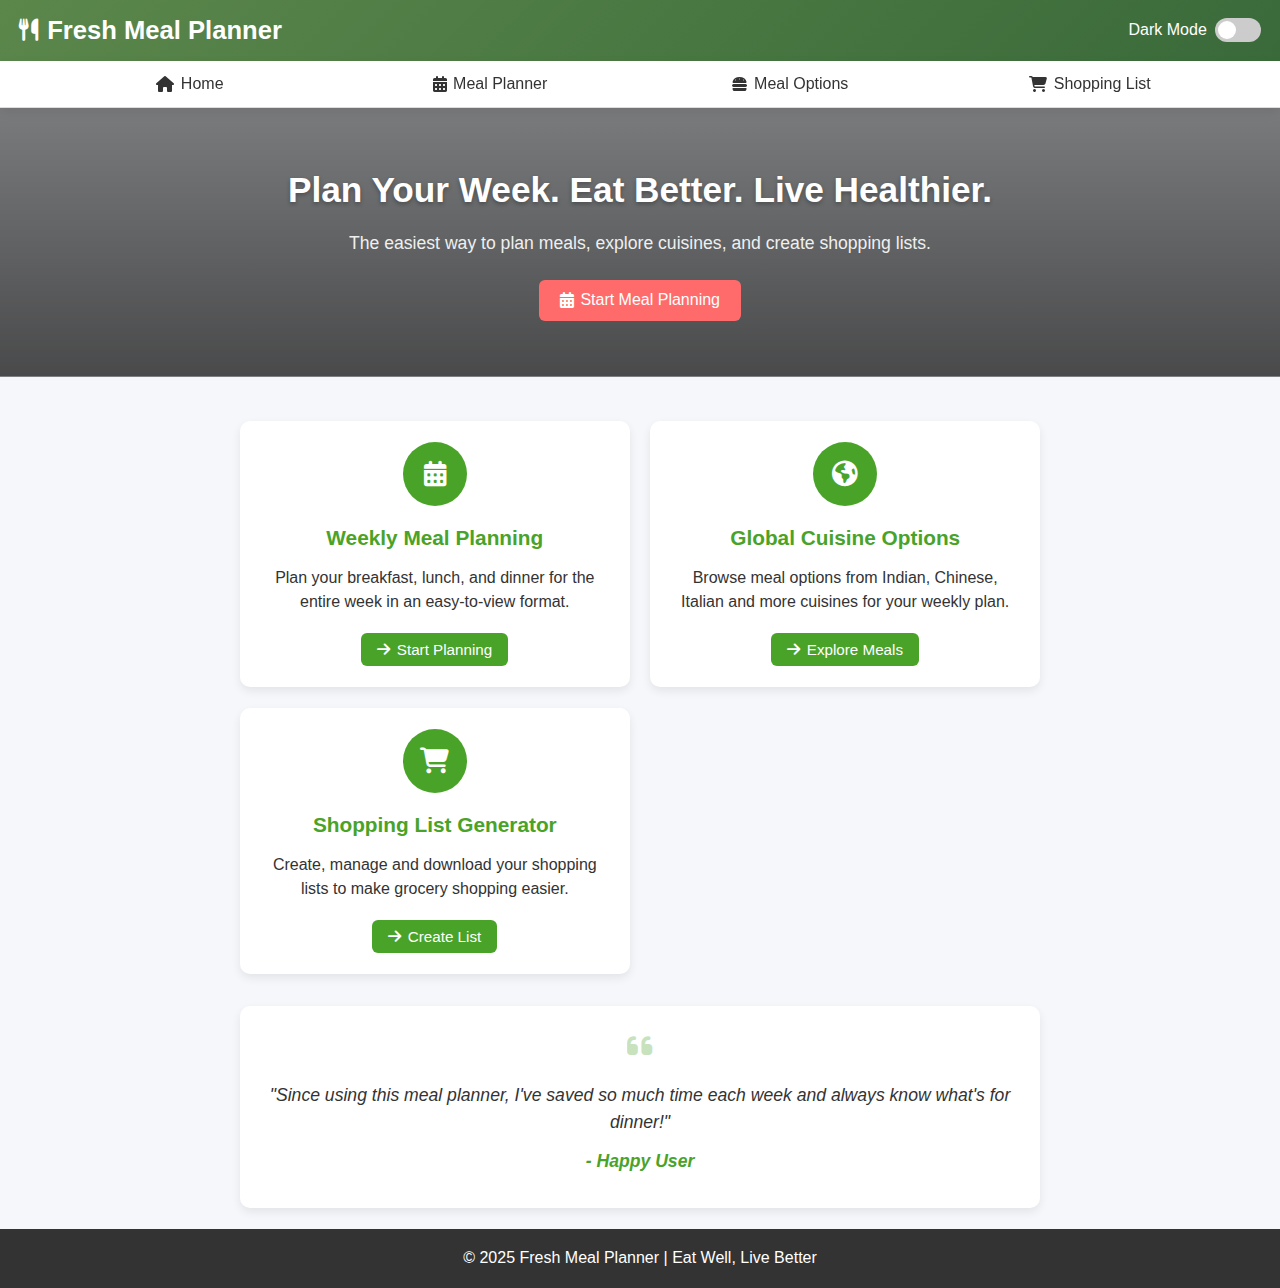
<file: index.html>
<!DOCTYPE html>
<html lang="en">
<head>
    <meta charset="UTF-8">
    <meta name="viewport" content="width=device-width, initial-scale=1.0">
    <title>Fresh Meal Planner - Home</title>
    <link rel="stylesheet" href="style.css">
    <link rel="stylesheet" href="https://cdnjs.cloudflare.com/ajax/libs/font-awesome/6.4.0/css/all.min.css">
</head>
<body>
    <header>
        <div class="logo">
            <i class="fas fa-utensils"></i>
            <h1>Fresh Meal Planner</h1>
        </div>
        <div class="dark-mode-toggle">
            <span>Dark Mode</span>
            <label class="switch">
                <input type="checkbox" id="dark-mode-toggle">
                <span class="slider"></span>
            </label>
        </div>
    </header>
    
    <nav>
        <ul>
            <li><a href="index.html"><i class="fas fa-home"></i> Home</a></li>
            <li><a href="planner.html"><i class="fas fa-calendar-alt"></i> Meal Planner</a></li>
            <li><a href="meals.html"><i class="fas fa-hamburger"></i> Meal Options</a></li>
            <li><a href="shopping.html"><i class="fas fa-shopping-cart"></i> Shopping List</a></li>
        </ul>
    </nav>
    
    <div class="hero-section">
        <h2>Plan Your Week. Eat Better. Live Healthier.</h2>
        <p>The easiest way to plan meals, explore cuisines, and create shopping lists.</p>
        <a href="planner.html"><button class="cta-button"><i class="fas fa-calendar-alt"></i> Start Meal Planning</button></a>
    </div>
    
    <div class="container">
        <div class="features">
            <div class="feature-card">
                <div class="feature-icon"><i class="fas fa-calendar-alt"></i></div>
                <h3>Weekly Meal Planning</h3>
                <p>Plan your breakfast, lunch, and dinner for the entire week in an easy-to-view format.</p>
                <a href="planner.html"><button><i class="fas fa-arrow-right"></i> Start Planning</button></a>
            </div>
            
            <div class="feature-card">
                <div class="feature-icon"><i class="fas fa-globe-americas"></i></div>
                <h3>Global Cuisine Options</h3>
                <p>Browse meal options from Indian, Chinese, Italian and more cuisines for your weekly plan.</p>
                <a href="meals.html"><button><i class="fas fa-arrow-right"></i> Explore Meals</button></a>
            </div>
            
            <div class="feature-card">
                <div class="feature-icon"><i class="fas fa-shopping-cart"></i></div>
                <h3>Shopping List Generator</h3>
                <p>Create, manage and download your shopping lists to make grocery shopping easier.</p>
                <a href="shopping.html"><button><i class="fas fa-arrow-right"></i> Create List</button></a>
            </div>
        </div>
        
        <div class="testimonial">
            <div class="quote"><i class="fas fa-quote-left"></i></div>
            <p>"Since using this meal planner, I've saved so much time each week and always know what's for dinner!"</p>
            <p class="user">- Happy User</p>
        </div>
    </div>
    
    <footer>
        <p>&copy; 2025 Fresh Meal Planner | Eat Well, Live Better</p>
    </footer>
    
    <script src="script.js"></script>
</body>
</html>
</file>
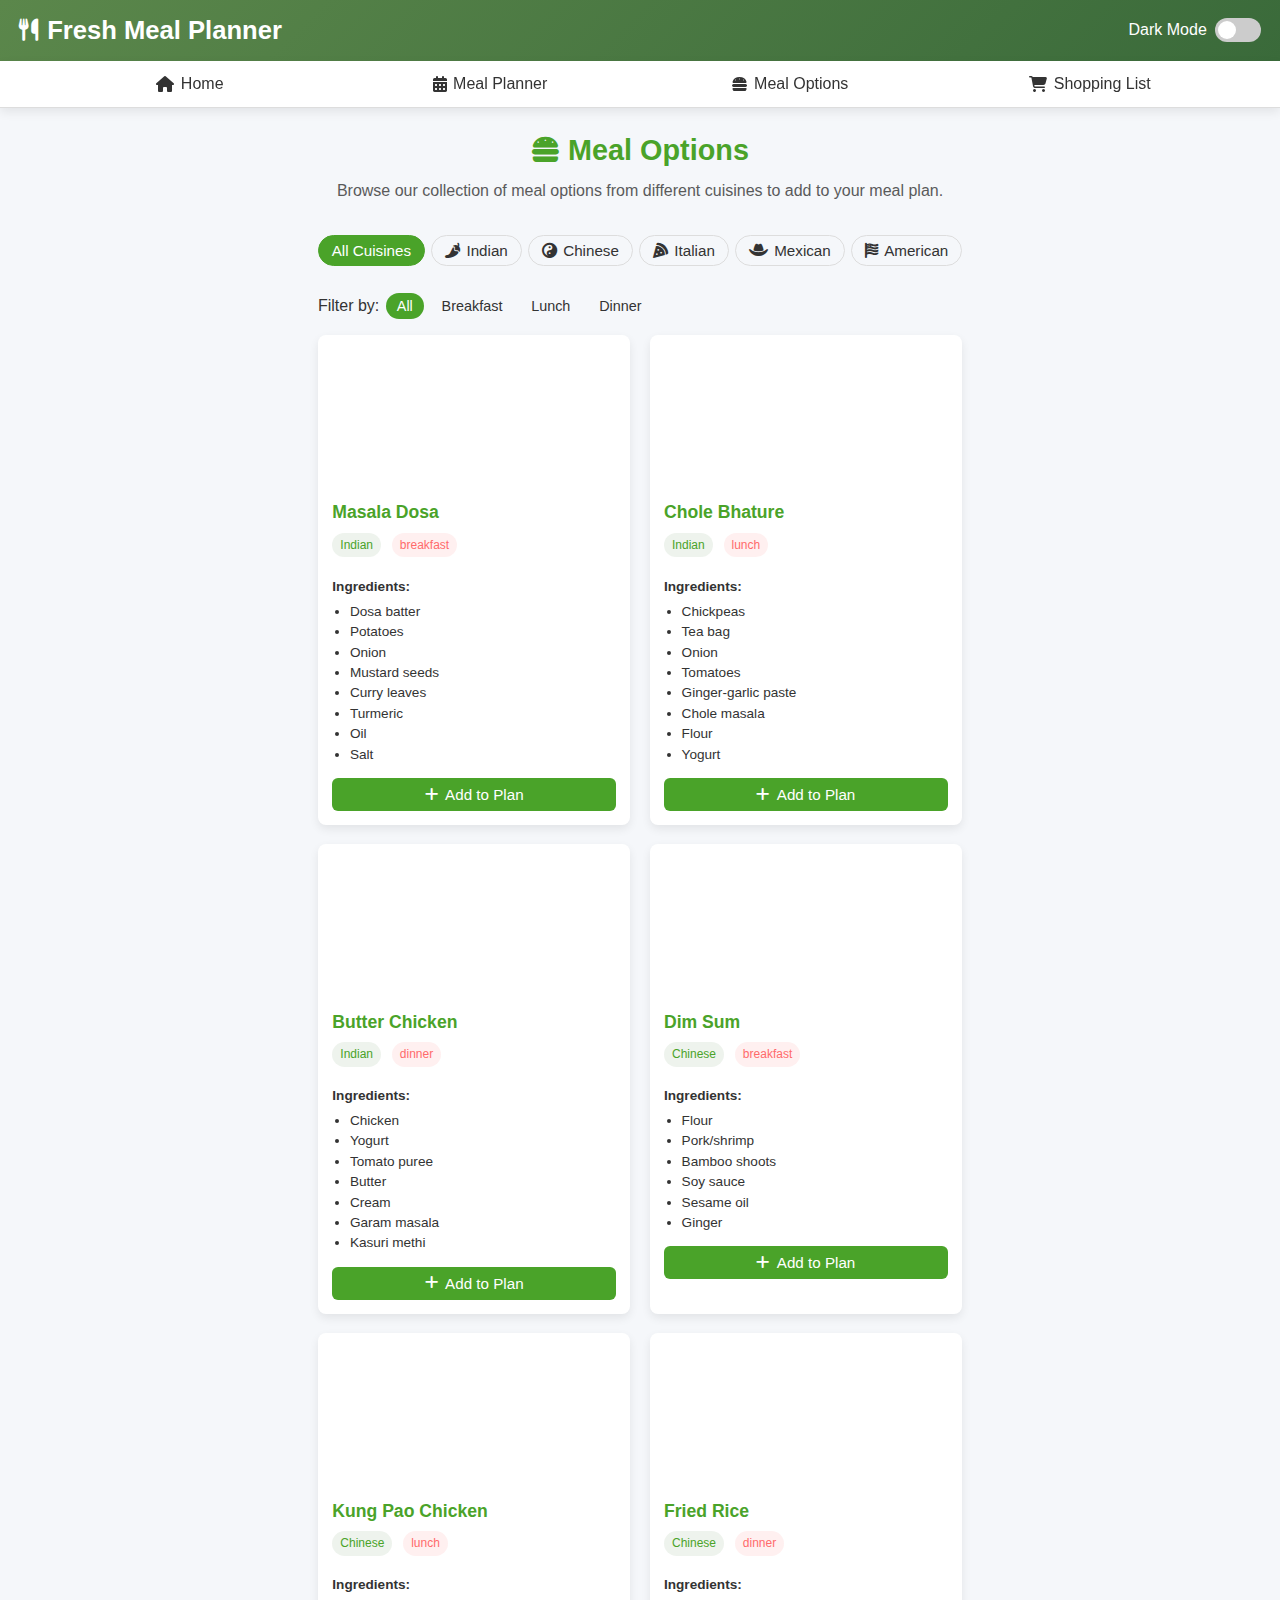
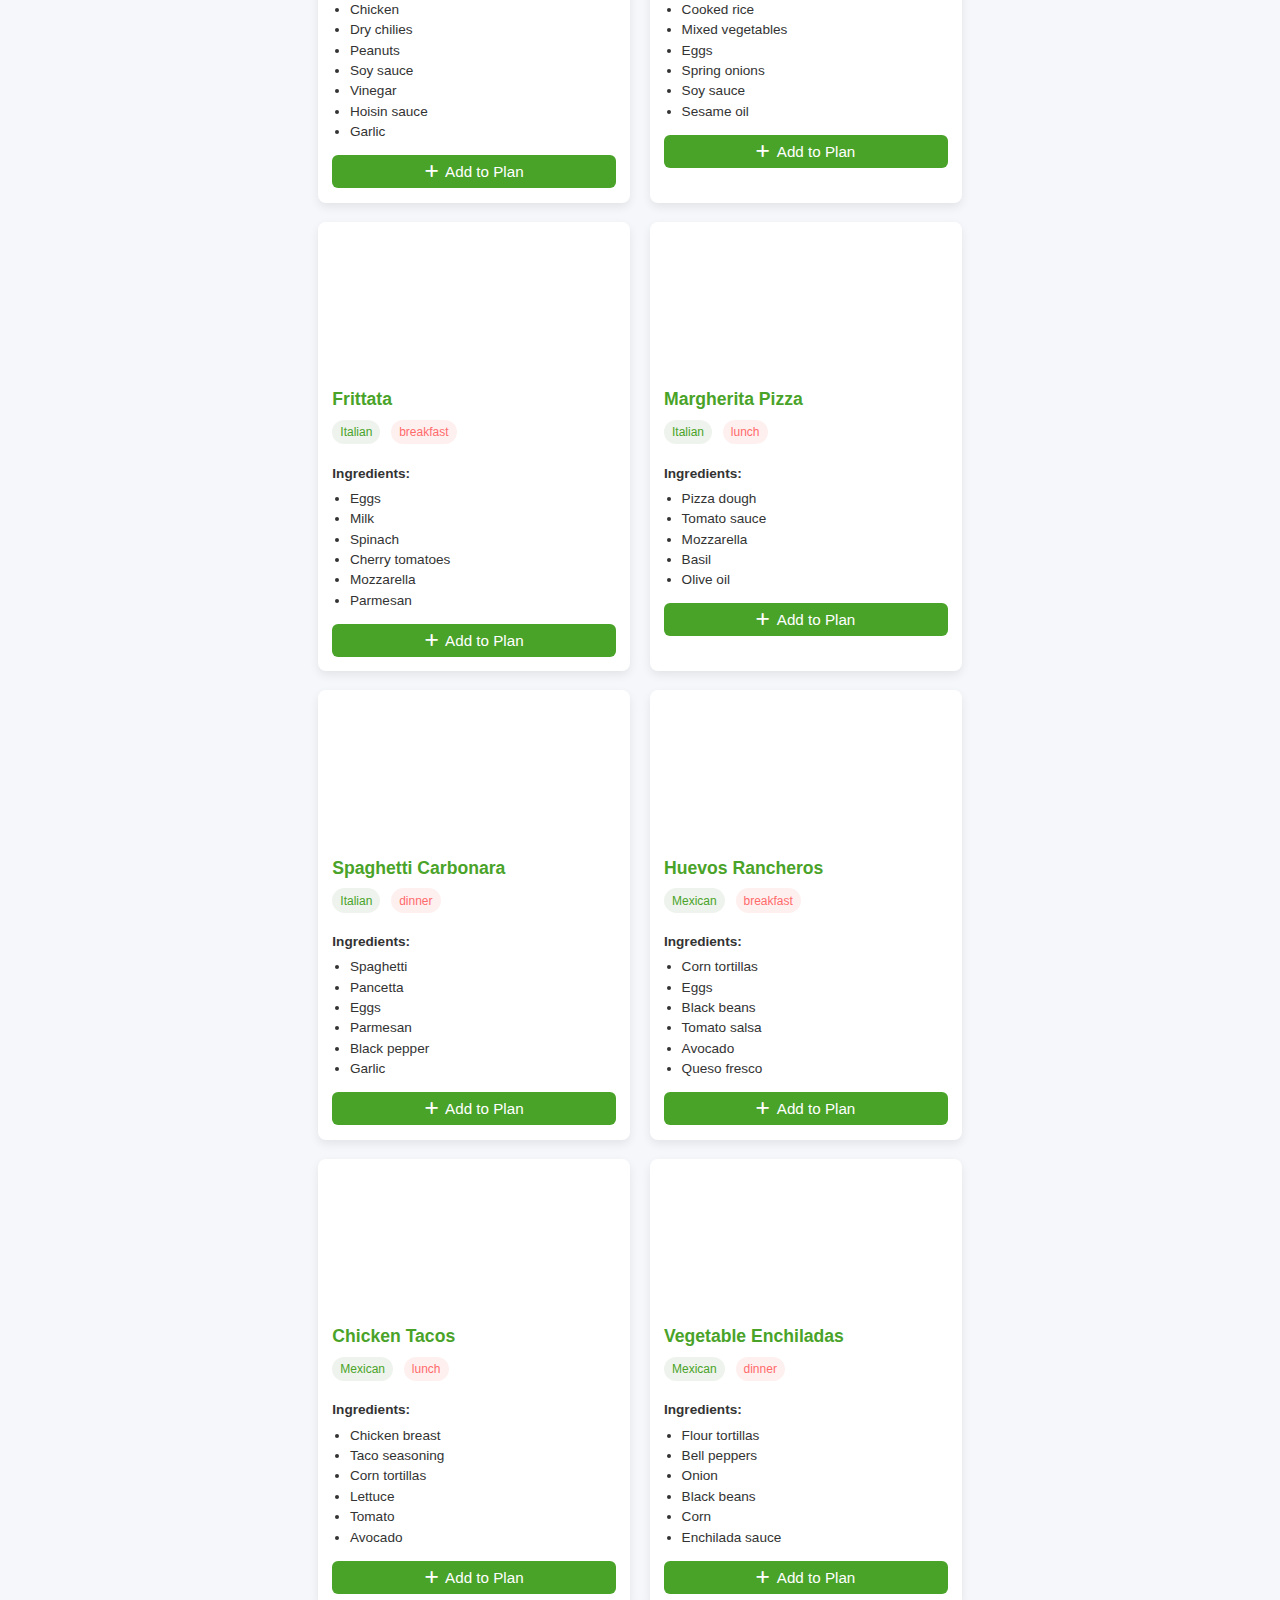
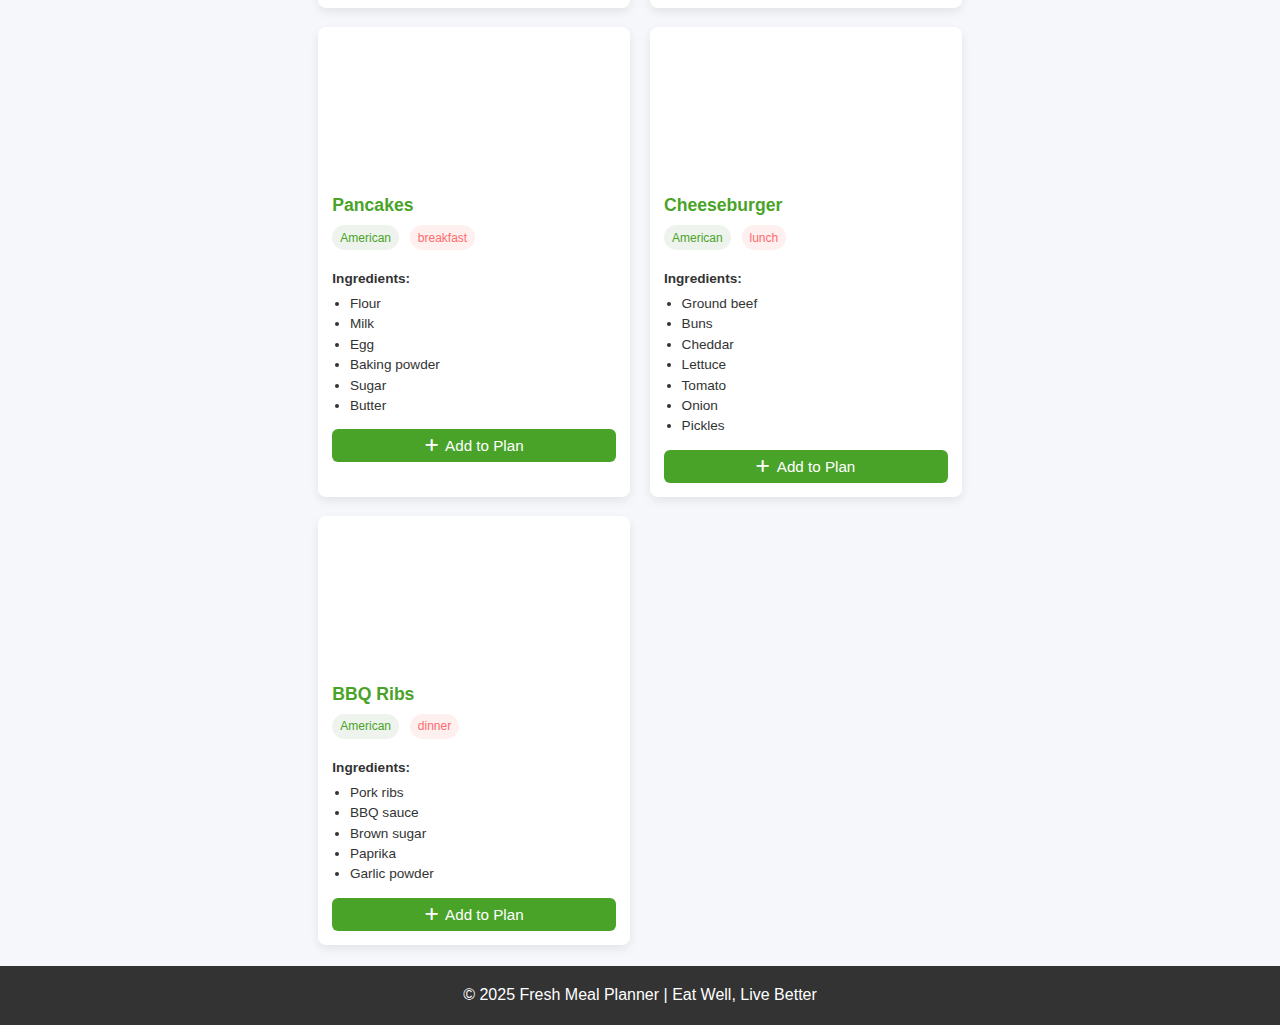
<file: meals.html>
<!DOCTYPE html>
<html lang="en">
<head>
    <meta charset="UTF-8">
    <meta name="viewport" content="width=device-width, initial-scale=1.0">
    <title>Fresh Meal Planner - Meal Options</title>
    <link rel="stylesheet" href="style.css">
    <link rel="stylesheet" href="https://cdnjs.cloudflare.com/ajax/libs/font-awesome/6.4.0/css/all.min.css">
</head>
<body>
    <header>
        <div class="logo">
            <i class="fas fa-utensils"></i>
            <h1>Fresh Meal Planner</h1>
        </div>
        <div class="dark-mode-toggle">
            <span>Dark Mode</span>
            <label class="switch">
                <input type="checkbox" id="dark-mode-toggle">
                <span class="slider"></span>
            </label>
        </div>
    </header>
    
    <nav>
        <ul>
            <li><a href="index.html"><i class="fas fa-home"></i> Home</a></li>
            <li><a href="planner.html"><i class="fas fa-calendar-alt"></i> Meal Planner</a></li>
            <li><a href="meals.html"><i class="fas fa-hamburger"></i> Meal Options</a></li>
            <li><a href="shopping.html"><i class="fas fa-shopping-cart"></i> Shopping List</a></li>
        </ul>
    </nav>
    
    <div class="container">
        <div class="page-header">
            <h2><i class="fas fa-hamburger"></i> Meal Options</h2>
            <p>Browse our collection of meal options from different cuisines to add to your meal plan.</p>
        </div>
        
        <div class="cuisine-tabs">
            <button class="cuisine-tab active" data-cuisine="all">All Cuisines</button>
            <button class="cuisine-tab" data-cuisine="indian"><i class="fas fa-pepper-hot"></i> Indian</button>
            <button class="cuisine-tab" data-cuisine="chinese"><i class="fas fa-yin-yang"></i> Chinese</button>
            <button class="cuisine-tab" data-cuisine="italian"><i class="fas fa-pizza-slice"></i> Italian</button>
            <button class="cuisine-tab" data-cuisine="mexican"><i class="fas fa-hat-cowboy"></i> Mexican</button>
            <button class="cuisine-tab" data-cuisine="american"><i class="fas fa-flag-usa"></i> American</button>
        </div>
        
        <div class="meal-type-filter">
            <label>Filter by:</label>
            <button class="meal-type-btn active" data-type="all">All</button>
            <button class="meal-type-btn" data-type="breakfast">Breakfast</button>
            <button class="meal-type-btn" data-type="lunch">Lunch</button>
            <button class="meal-type-btn" data-type="dinner">Dinner</button>
        </div>
        
        <div class="meals-container" id="meal-options">
            <!-- Meal options will be populated here by JavaScript -->
        </div>
    </div>
    
    <footer>
        <p>&copy; 2025 Fresh Meal Planner | Eat Well, Live Better</p>
    </footer>
    
    <script src="script.js"></script>
</body>
</html>
</file>
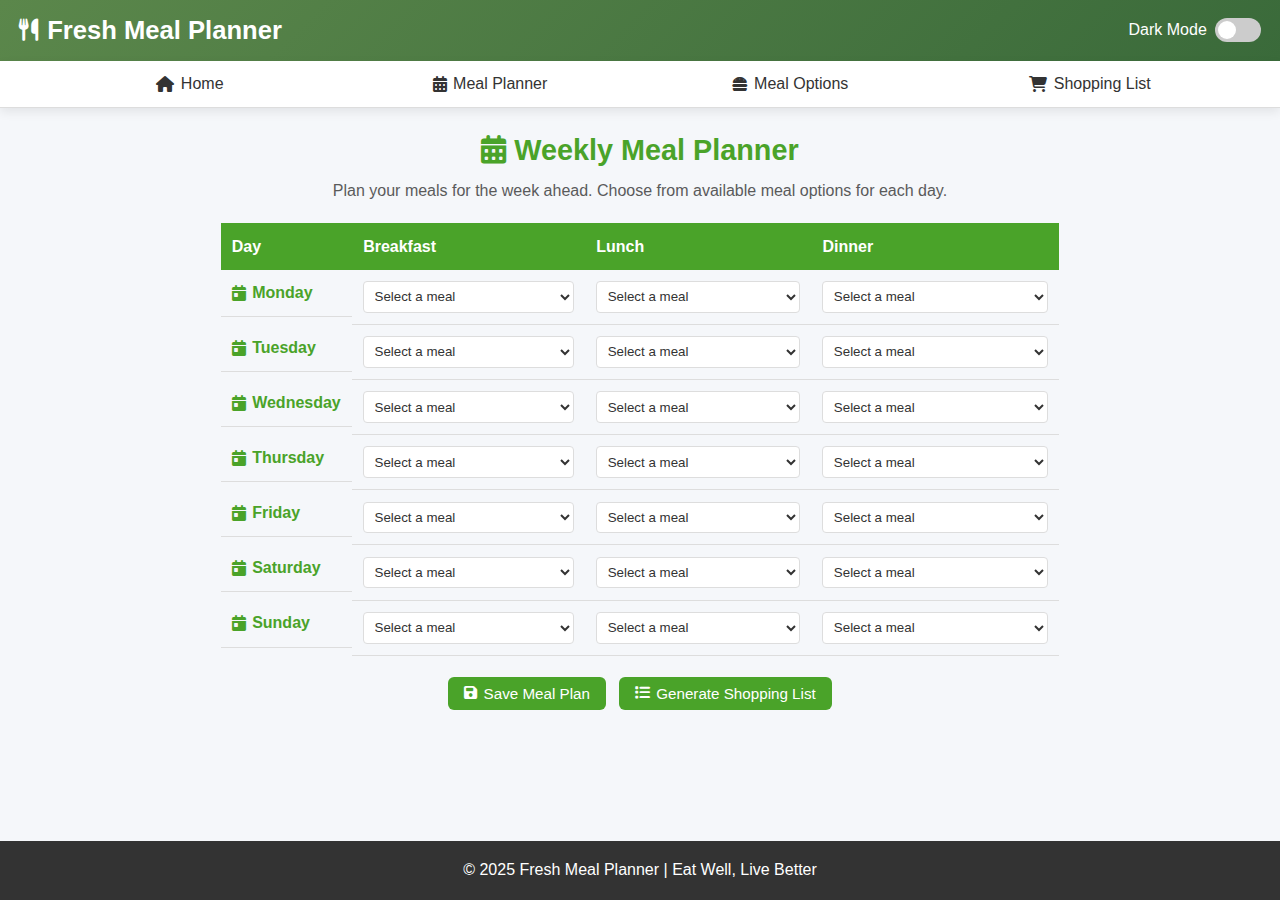
<file: planner.html>
<!DOCTYPE html>
<html lang="en">
<head>
    <meta charset="UTF-8">
    <meta name="viewport" content="width=device-width, initial-scale=1.0">
    <title>Fresh Meal Planner - Weekly Plan</title>
    <link rel="stylesheet" href="style.css">
    <link rel="stylesheet" href="https://cdnjs.cloudflare.com/ajax/libs/font-awesome/6.4.0/css/all.min.css">
</head>
<body>
    <header>
        <div class="logo">
            <i class="fas fa-utensils"></i>
            <h1>Fresh Meal Planner</h1>
        </div>
        <div class="dark-mode-toggle">
            <span>Dark Mode</span>
            <label class="switch">
                <input type="checkbox" id="dark-mode-toggle">
                <span class="slider"></span>
            </label>
        </div>
    </header>
    
    <nav>
        <ul>
            <li><a href="index.html"><i class="fas fa-home"></i> Home</a></li>
            <li><a href="planner.html"><i class="fas fa-calendar-alt"></i> Meal Planner</a></li>
            <li><a href="meals.html"><i class="fas fa-hamburger"></i> Meal Options</a></li>
            <li><a href="shopping.html"><i class="fas fa-shopping-cart"></i> Shopping List</a></li>
        </ul>
    </nav>
    
    <div class="container">
        <div class="page-header">
            <h2><i class="fas fa-calendar-alt"></i> Weekly Meal Planner</h2>
            <p>Plan your meals for the week ahead. Choose from available meal options for each day.</p>
        </div>
        
        <div class="card">
            <form id="meal-planner-form">
                <table class="meal-planner-table">
                    <thead>
                        <tr>
                            <th>Day</th>
                            <th>Breakfast</th>
                            <th>Lunch</th>
                            <th>Dinner</th>
                        </tr>
                    </thead>
                    <tbody>
                        <tr>
                            <td class="day-cell">
                                <i class="fas fa-calendar-day"></i> Monday
                            </td>
                            <td>
                                <select class="meal-select" data-day="monday" data-meal="breakfast">
                                    <option value="">Select a meal</option>
                                </select>
                            </td>
                            <td>
                                <select class="meal-select" data-day="monday" data-meal="lunch">
                                    <option value="">Select a meal</option>
                                </select>
                            </td>
                            <td>
                                <select class="meal-select" data-day="monday" data-meal="dinner">
                                    <option value="">Select a meal</option>
                                </select>
                            </td>
                        </tr>
                        <tr>
                            <td class="day-cell">
                                <i class="fas fa-calendar-day"></i> Tuesday
                            </td>
                            <td>
                                <select class="meal-select" data-day="tuesday" data-meal="breakfast">
                                    <option value="">Select a meal</option>
                                </select>
                            </td>
                            <td>
                                <select class="meal-select" data-day="tuesday" data-meal="lunch">
                                    <option value="">Select a meal</option>
                                </select>
                            </td>
                            <td>
                                <select class="meal-select" data-day="tuesday" data-meal="dinner">
                                    <option value="">Select a meal</option>
                                </select>
                            </td>
                        </tr>
                        <tr>
                            <td class="day-cell">
                                <i class="fas fa-calendar-day"></i> Wednesday
                            </td>
                            <td>
                                <select class="meal-select" data-day="wednesday" data-meal="breakfast">
                                    <option value="">Select a meal</option>
                                </select>
                            </td>
                            <td>
                                <select class="meal-select" data-day="wednesday" data-meal="lunch">
                                    <option value="">Select a meal</option>
                                </select>
                            </td>
                            <td>
                                <select class="meal-select" data-day="wednesday" data-meal="dinner">
                                    <option value="">Select a meal</option>
                                </select>
                            </td>
                        </tr>
                        <tr>
                            <td class="day-cell">
                                <i class="fas fa-calendar-day"></i> Thursday
                            </td>
                            <td>
                                <select class="meal-select" data-day="thursday" data-meal="breakfast">
                                    <option value="">Select a meal</option>
                                </select>
                            </td>
                            <td>
                                <select class="meal-select" data-day="thursday" data-meal="lunch">
                                    <option value="">Select a meal</option>
                                </select>
                            </td>
                            <td>
                                <select class="meal-select" data-day="thursday" data-meal="dinner">
                                    <option value="">Select a meal</option>
                                </select>
                            </td>
                        </tr>
                        <tr>
                            <td class="day-cell">
                                <i class="fas fa-calendar-day"></i> Friday
                            </td>
                            <td>
                                <select class="meal-select" data-day="friday" data-meal="breakfast">
                                    <option value="">Select a meal</option>
                                </select>
                            </td>
                            <td>
                                <select class="meal-select" data-day="friday" data-meal="lunch">
                                    <option value="">Select a meal</option>
                                </select>
                            </td>
                            <td>
                                <select class="meal-select" data-day="friday" data-meal="dinner">
                                    <option value="">Select a meal</option>
                                </select>
                            </td>
                        </tr>
                        <tr>
                            <td class="day-cell">
                                <i class="fas fa-calendar-day"></i> Saturday
                            </td>
                            <td>
                                <select class="meal-select" data-day="saturday" data-meal="breakfast">
                                    <option value="">Select a meal</option>
                                </select>
                            </td>
                            <td>
                                <select class="meal-select" data-day="saturday" data-meal="lunch">
                                    <option value="">Select a meal</option>
                                </select>
                            </td>
                            <td>
                                <select class="meal-select" data-day="saturday" data-meal="dinner">
                                    <option value="">Select a meal</option>
                                </select>
                            </td>
                        </tr>
                        <tr>
                            <td class="day-cell">
                                <i class="fas fa-calendar-day"></i> Sunday
                            </td>
                            <td>
                                <select class="meal-select" data-day="sunday" data-meal="breakfast">
                                    <option value="">Select a meal</option>
                                </select>
                            </td>
                            <td>
                                <select class="meal-select" data-day="sunday" data-meal="lunch">
                                    <option value="">Select a meal</option>
                                </select>
                            </td>
                            <td>
                                <select class="meal-select" data-day="sunday" data-meal="dinner">
                                    <option value="">Select a meal</option>
                                </select>
                            </td>
                        </tr>
                    </tbody>
                </table>
                
                <div class="action-buttons">
                    <button type="button" id="save-plan-btn"><i class="fas fa-save"></i> Save Meal Plan</button>
                    <button type="button" id="generate-shopping-btn"><i class="fas fa-list"></i> Generate Shopping List</button>
                </div>
            </form>
        </div>
    </div>
    
    <footer>
        <p>&copy; 2025 Fresh Meal Planner | Eat Well, Live Better</p>
    </footer>
    
    <script src="script.js"></script>
</body>
</html>
</file>
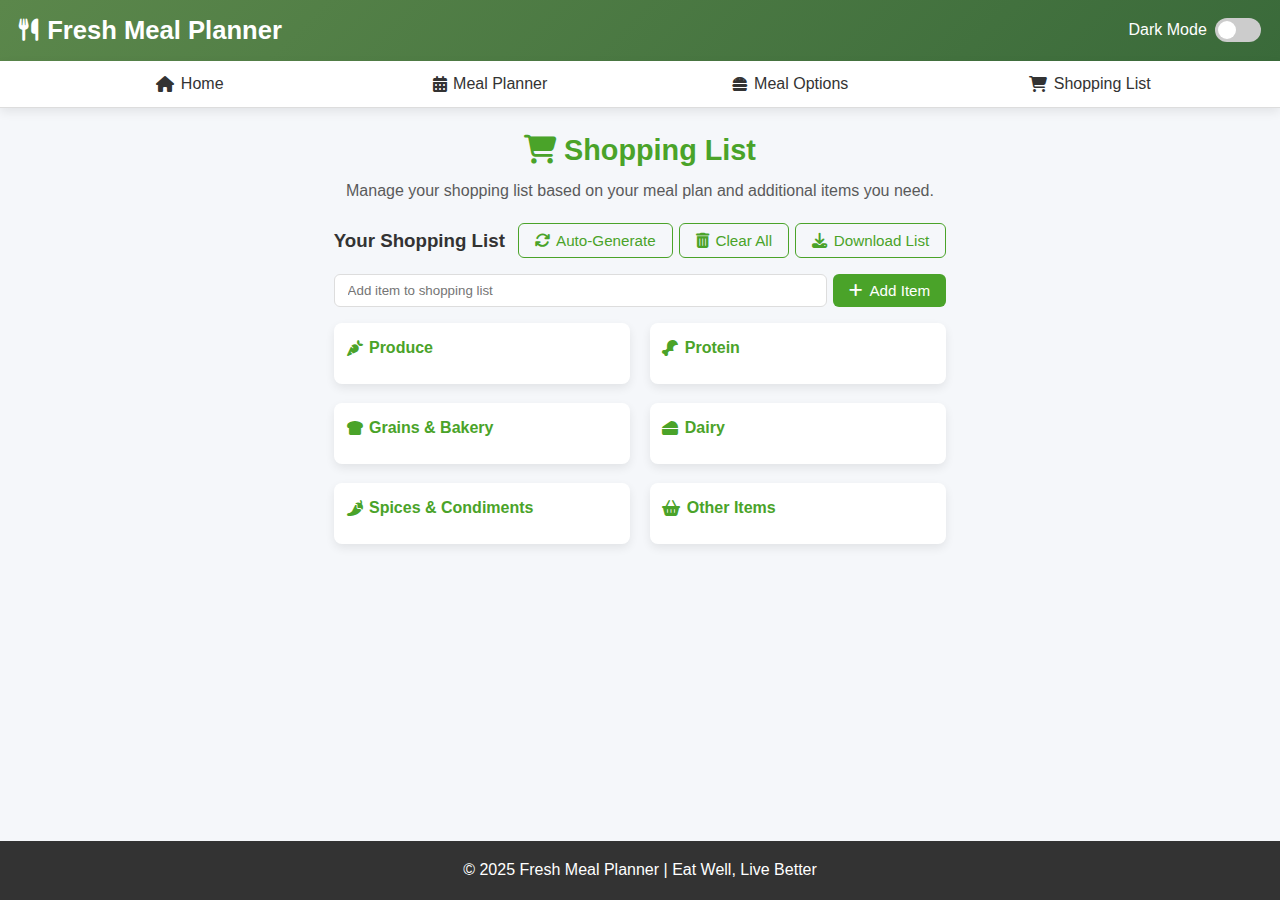
<file: shopping.html>
<!DOCTYPE html>
<html lang="en">
<head>
    <meta charset="UTF-8">
    <meta name="viewport" content="width=device-width, initial-scale=1.0">
    <title>Fresh Meal Planner - Shopping List</title>
    <link rel="stylesheet" href="style.css">
    <link rel="stylesheet" href="https://cdnjs.cloudflare.com/ajax/libs/font-awesome/6.4.0/css/all.min.css">
</head>
<body>
    <header>
        <div class="logo">
            <i class="fas fa-utensils"></i>
            <h1>Fresh Meal Planner</h1>
        </div>
        <div class="dark-mode-toggle">
            <span>Dark Mode</span>
            <label class="switch">
                <input type="checkbox" id="dark-mode-toggle">
                <span class="slider"></span>
            </label>
        </div>
    </header>
    
    <nav>
        <ul>
            <li><a href="index.html"><i class="fas fa-home"></i> Home</a></li>
            <li><a href="planner.html"><i class="fas fa-calendar-alt"></i> Meal Planner</a></li>
            <li><a href="meals.html"><i class="fas fa-hamburger"></i> Meal Options</a></li>
            <li><a href="shopping.html"><i class="fas fa-shopping-cart"></i> Shopping List</a></li>
        </ul>
    </nav>
    
    <div class="container">
        <div class="page-header">
            <h2><i class="fas fa-shopping-cart"></i> Shopping List</h2>
            <p>Manage your shopping list based on your meal plan and additional items you need.</p>
        </div>
        
        <div class="card">
            <div class="shopping-header">
                <h3>Your Shopping List</h3>
                <div class="shopping-actions">
                    <button id="auto-generate-btn" class="secondary-btn"><i class="fas fa-sync"></i> Auto-Generate</button>
                    <button id="clear-all-btn" class="secondary-btn"><i class="fas fa-trash-alt"></i> Clear All</button>
                    <button id="download-list-btn" class="secondary-btn"><i class="fas fa-download"></i> Download List</button>
                </div>
            </div>
            
            <form id="shopping-form">
                <div class="shopping-input-group">
                    <input type="text" id="new-item" placeholder="Add item to shopping list" required>
                    <button type="submit"><i class="fas fa-plus"></i> Add Item</button>
                </div>
            </form>
            
            <div class="shopping-categories">
                <div class="category-list">
                    <h4><i class="fas fa-carrot"></i> Produce</h4>
                    <ul class="category-items" data-category="produce">
                        <!-- Items will be added here -->
                    </ul>
                </div>
                
                <div class="category-list">
                    <h4><i class="fas fa-drumstick-bite"></i> Protein</h4>
                    <ul class="category-items" data-category="protein">
                        <!-- Items will be added here -->
                    </ul>
                </div>
                
                <div class="category-list">
                    <h4><i class="fas fa-bread-slice"></i> Grains & Bakery</h4>
                    <ul class="category-items" data-category="grains">
                        <!-- Items will be added here -->
                    </ul>
                </div>
                
                <div class="category-list">
                    <h4><i class="fas fa-cheese"></i> Dairy</h4>
                    <ul class="category-items" data-category="dairy">
                        <!-- Items will be added here -->
                    </ul>
                </div>
                
                <div class="category-list">
                    <h4><i class="fas fa-pepper-hot"></i> Spices & Condiments</h4>
                    <ul class="category-items" data-category="spices">
                        <!-- Items will be added here -->
                    </ul>
                </div>
                
                <div class="category-list">
                    <h4><i class="fas fa-shopping-basket"></i> Other Items</h4>
                    <ul class="category-items" data-category="other">
                        <!-- Items will be added here -->
                    </ul>
                </div>
            </div>
        </div>
    </div>
    
    <footer>
        <p>&copy; 2025 Fresh Meal Planner | Eat Well, Live Better</p>
    </footer>
    
    <script src="script.js"></script>
</body>
</html>
</file>
<file: style.css>
/* === BASE STYLES === */
:root {
    --primary-color: #4aa329;
    --primary-hover: #5ee126;
    --accent-color: #ff6b6b;
    --text-color: #333;
    --bg-color: #f5f7fa;
    --card-bg: #fff;
    --border-color: #ddd;
    --shadow: 0 4px 10px rgba(0, 0, 0, 0.08);
    --input-bg: #fff;
    --delete-color: #f44336;
    --header-bg: linear-gradient(135deg, #5b874b, #3a6a3a);
    --footer-bg: #333;
    --footer-text: #fff;
  }
  
  .dark-mode {
    --text-color: #e0e0e0;
    --bg-color: #121212;
    --card-bg: #1e1e1e;
    --border-color: #333;
    --shadow: 0 4px 10px rgba(0, 0, 0, 0.3);
    --input-bg: #2d2d2d;
    --header-bg: linear-gradient(135deg, #3a5e2e, #234223);
    --footer-bg: #0a0a0a;
  }
  
  * {
    margin: 0;
    padding: 0;
    box-sizing: border-box;
  }
  
  body {
    font-family: 'Segoe UI', Tahoma, Geneva, Verdana, sans-serif;
    line-height: 1.5;
    color: var(--text-color);
    background-color: var(--bg-color);
    transition: background-color 0.3s, color 0.3s;
    min-height: 100vh;
    display: flex;
    flex-direction: column;
  }
  
  /* === HEADER === */
  header {
    background: var(--header-bg);
    color: white;
    padding: 0.7rem 1.2rem;
    display: flex;
    justify-content: space-between;
    align-items: center;
    box-shadow: 0 2px 8px rgba(0, 0, 0, 0.15);
  }
  
  .logo {
    display: flex;
    align-items: center;
    gap: 0.5rem;
  }
  
  .logo i {
    font-size: 1.4rem;
  }
  
  header h1 {
    font-size: 1.6rem;
    margin: 0;
    font-weight: 600;
  }
  
  /* Dark mode toggle */
  .dark-mode-toggle {
    display: flex;
    align-items: center;
    gap: 0.5rem;
  }
  
  .switch {
    position: relative;
    display: inline-block;
    width: 46px;
    height: 24px;
  }
  
  .switch input {
    opacity: 0;
    width: 0;
    height: 0;
  }
  
  .slider {
    position: absolute;
    cursor: pointer;
    top: 0;
    left: 0;
    right: 0;
    bottom: 0;
    background-color: #ccc;
    transition: 0.4s;
    border-radius: 24px;
  }
  
  .slider:before {
    position: absolute;
    content: "";
    height: 18px;
    width: 18px;
    left: 3px;
    bottom: 3px;
    background-color: white;
    transition: 0.4s;
    border-radius: 50%;
  }
  
  input:checked + .slider {
    background-color: #2196F3;
  }
  
  input:checked + .slider:before {
    transform: translateX(22px);
  }
  
  /* === NAVIGATION === */
  nav {
    background-color: var(--card-bg);
    border-bottom: 1px solid var(--border-color);
    box-shadow: var(--shadow);
    position: sticky;
    top: 0;
    z-index: 100;
  }
  
  nav ul {
    display: flex;
    list-style: none;
    padding: 0;
    margin: 0;
    max-width: 1200px;
    margin: 0 auto;
  }
  
  nav li {
    flex: 1;
    text-align: center;
  }
  
  nav a {
    display: flex;
    align-items: center;
    justify-content: center;
    gap: 0.4rem;
    color: var(--text-color);
    text-decoration: none;
    padding: 0.7rem;
    transition: all 0.3s;
    font-weight: 500;
  }
  
  nav a:hover {
    background-color: rgba(91, 135, 75, 0.15);
    color: var(--primary-color);
  }
  
  /* === HERO SECTION === */
  .hero-section {
    background: linear-gradient(rgba(0, 0, 0, 0.5), rgba(0, 0, 0, 0.7)), 
                url('https://source.unsplash.com/1600x900/?healthy-food');
    background-size: cover;
    background-position: center;
    color: white;
    text-align: center;
    padding: 3.5rem 1.5rem;
    margin-bottom: 1.5rem;
  }
  
  .hero-section h2 {
    font-size: 2.2rem;
    margin-bottom: 0.8rem;
    text-shadow: 0 2px 4px rgba(0, 0, 0, 0.3);
  }
  
  .hero-section p {
    font-size: 1.1rem;
    max-width: 700px;
    margin: 0 auto 1.5rem;
    opacity: 0.9;
  }
  
  .cta-button {
    background-color: var(--accent-color);
    color: white;
    border: none;
    padding: 0.7rem 1.3rem;
    border-radius: 6px;
    font-size: 1rem;
    cursor: pointer;
    transition: all 0.3s;
    display: inline-flex;
    align-items: center;
    gap: 0.4rem;
  }
  
  .cta-button:hover {
    background-color: #ff5252;
    transform: scale(1.05);
  }
  
  /* === FEATURES === */
  .features {
    display: grid;
    grid-template-columns: repeat(auto-fit, minmax(280px, 1fr));
    gap: 1.3rem;
    margin-bottom: 2rem;
  }
  
  .feature-card {
    background-color: var(--card-bg);
    border-radius: 10px;
    box-shadow: var(--shadow);
    padding: 1.3rem;
    text-align: center;
    transition: transform 0.3s;
  }
  
  .feature-card:hover {
    transform: translateY(-8px);
  }
  
  .feature-icon {
    background-color: var(--primary-color);
    color: white;
    width: 64px;
    height: 64px;
    display: flex;
    align-items: center;
    justify-content: center;
    margin: 0 auto 1rem;
    border-radius: 50%;
    font-size: 1.6rem;
  }
  
  .feature-card h3 {
    color: var(--primary-color);
    margin-bottom: 0.8rem;
    font-size: 1.3rem;
  }
  
  .feature-card p {
    margin-bottom: 1.2rem;
    color: var(--text-color);
  }
  
  .feature-card button {
    background-color: var(--primary-color);
    color: white;
    border: none;
    padding: 0.5rem 1rem;
    border-radius: 6px;
    cursor: pointer;
    transition: all 0.3s;
  }
  
  .feature-card button:hover {
    background-color: var(--primary-hover);
  }
  
  /* === TESTIMONIAL === */
  .testimonial {
    background-color: var(--card-bg);
    border-radius: 10px;
    box-shadow: var(--shadow);
    padding: 1.3rem;
    text-align: center;
    max-width: 800px;
    margin: 0 auto;
    position: relative;
  }
  
  .quote {
    color: var(--primary-color);
    font-size: 1.8rem;
    opacity: 0.3;
    margin-bottom: 0.8rem;
  }
  
  .testimonial p {
    font-size: 1.1rem;
    font-style: italic;
    margin-bottom: 0.8rem;
  }
  
  .testimonial .user {
    font-weight: bold;
    color: var(--primary-color);
  }
  
  /* === CONTAINER === */
  .container {
    max-width: 1200px;
    margin: 0 auto;
    padding: 1.3rem 1rem;
    flex: 1;
  }
  
  .page-header {
    margin-bottom: 1.3rem;
    text-align: center;
  }
  
  .page-header h2 {
    font-size: 1.8rem;
    color: var(--primary-color);
    margin-bottom: 0.4rem;
  }
  
  .page-header p {
    color: var(--text-color);
    opacity: 0.8;
    max-width: 700px;
    margin: 0 auto;
  }
  
  /* === MEAL PLANNER === */
  .meal-planner-table {
    width: 100%;
    border-collapse: collapse;
    margin: 1rem 0;
  }
  
  .meal-planner-table th {
    background-color: var(--primary-color);
    color: white;
    padding: 0.7rem;
    text-align: left;
  }
  
  .meal-planner-table td {
    padding: 0.7rem;
    border-bottom: 1px solid var(--border-color);
  }
  
  .meal-planner-table tr:hover {
    background-color: rgba(91, 135, 75, 0.05);
  }
  
  .day-cell {
    font-weight: 600;
    color: var(--primary-color);
    display: flex;
    align-items: center;
    gap: 0.4rem;
  }
  
  .meal-select {
    width: 100%;
    padding: 0.4rem;
    border-radius: 4px;
    border: 1px solid var(--border-color);
    background-color: var(--input-bg);
    color: var(--text-color);
  }
  
  .action-buttons {
    display: flex;
    gap: 0.8rem;
    justify-content: center;
    margin-top: 1.3rem;
  }
  
  /* === MEAL OPTIONS === */
  .cuisine-tabs {
    display: flex;
    gap: 0.4rem;
    overflow-x: auto;
    padding: 0.7rem 0;
    margin-bottom: 1rem;
  }
  
  .cuisine-tab {
    background-color: transparent;
    border: 1px solid var(--border-color);
    color: var(--text-color);
    padding: 0.4rem 0.8rem;
    border-radius: 20px;
    white-space: nowrap;
    transition: all 0.3s;
    cursor: pointer;
  }
  
  .cuisine-tab.active {
    background-color: var(--primary-color);
    color: white;
    border-color: var(--primary-color);
  }
  
  .meal-type-filter {
    display: flex;
    align-items: center;
    gap: 0.4rem;
    margin-bottom: 1rem;
  }
  
  .meal-type-btn {
    padding: 0.3rem 0.7rem;
    font-size: 0.9rem;
    border: none;
    border-radius: 20px;
    background-color: transparent;
    color: var(--text-color);
    cursor: pointer;
  }
  
  .meal-type-btn.active {
    background-color: var(--primary-color);
    color: white;
  }
  
  .meals-container {
    display: grid;
    grid-template-columns: repeat(auto-fill, minmax(260px, 1fr));
    gap: 1.2rem;
  }
  
  .meal-card {
    background-color: var(--card-bg);
    border-radius: 8px;
    overflow: hidden;
    box-shadow: var(--shadow);
    transition: transform 0.3s;
  }
  
  .meal-card:hover {
    transform: translateY(-5px);
  }
  
  .meal-img {
    height: 150px;
    background-size: cover;
    background-position: center;
  }
  
  .meal-content {
    padding: 0.9rem;
  }
  
  .meal-title {
    font-size: 1.1rem;
    margin-bottom: 0.4rem;
    color: var(--primary-color);
  }
  
  .meal-cuisine {
    display: inline-block;
    background-color: rgba(91, 135, 75, 0.1);
    color: var(--primary-color);
    padding: 0.2rem 0.5rem;
    border-radius: 20px;
    font-size: 0.75rem;
    margin-bottom: 0.6rem;
  }
  
  .meal-type {
    display: inline-block;
    background-color: rgba(255, 107, 107, 0.1);
    color: var(--accent-color);
    padding: 0.2rem 0.5rem;
    border-radius: 20px;
    font-size: 0.75rem;
    margin-left: 0.4rem;
  }
  
  .meal-ingredients {
    margin-top: 0.6rem;
    font-size: 0.85rem;
  }
  
  .meal-ingredients h4 {
    margin-bottom: 0.3rem;
    font-size: 0.85rem;
  }
  
  .meal-ingredients ul {
    padding-left: 1.1rem;
    margin-bottom: 0.8rem;
  }
  
  .add-meal-btn {
    width: 100%;
    margin-top: 0.8rem;
    background-color: var(--primary-color);
    color: white;
    border: none;
    padding: 0.5rem;
    border-radius: 6px;
    cursor: pointer;
    transition: all 0.3s;
    display: flex;
    align-items: center;
    justify-content: center;
    gap: 0.4rem;
  }
  
  .add-meal-btn:hover {
    background-color: var(--primary-hover);
  }
  
  /* === SHOPPING LIST === */
  .shopping-header {
    display: flex;
    justify-content: space-between;
    align-items: center;
    margin-bottom: 1rem;
    flex-wrap: wrap;
    gap: 0.8rem;
  }
  
  .shopping-actions {
    display: flex;
    gap: 0.4rem;
    flex-wrap: wrap;
  }
  
  .shopping-input-group {
    display: flex;
    gap: 0.4rem;
    margin-bottom: 1rem;
  }
  
  .shopping-input-group input {
    flex: 1;
    padding: 0.5rem 0.8rem;
    border-radius: 6px;
    border: 1px solid var(--border-color);
    background-color: var(--input-bg);
    color: var(--text-color);
  }
  
  .shopping-categories {
    display: grid;
    grid-template-columns: repeat(auto-fill, minmax(230px, 1fr));
    gap: 1.2rem;
  }
  
  .category-list {
    background-color: var(--card-bg);
    border-radius: 8px;
    padding: 0.8rem;
    box-shadow: var(--shadow);
  }
  
  .category-list h4 {
    margin-bottom: 0.7rem;
    display: flex;
    align-items: center;
    gap: 0.4rem;
    color: var(--primary-color);
  }
  
  .category-items {
    list-style: none;
  }
  
  .category-items li {
    padding: 0.4rem 0;
    border-bottom: 1px dashed var(--border-color);
    display: flex;
    justify-content: space-between;
    align-items: center;
  }
  
  .category-items li:last-child {
    border-bottom: none;
  }
  
  .delete-item {
    color: var(--delete-color);
    cursor: pointer;
    background: none;
    border: none;
    font-size: 0.9rem;
  }
  
  /* === FOOTER === */
  footer {
    background-color: var(--footer-bg);
    color: var(--footer-text);
    text-align: center;
    padding: 1.1rem;
    margin-top: auto;
  }
  
  /* === BUTTONS === */
  button {
    background-color: var(--primary-color);
    color: white;
    border: none;
    padding: 0.5rem 1rem;
    border-radius: 6px;
    cursor: pointer;
    font-size: 0.95rem;
    transition: all 0.3s;
    display: inline-flex;
    align-items: center;
    gap: 0.4rem;
  }
  
  button:hover {
    background-color: var(--primary-hover);
    transform: translateY(-2px);
  }
  
  button.secondary-btn {
    background-color: transparent;
    border: 1px solid var(--primary-color);
    color: var(--primary-color);
  }
  
  button.secondary-btn:hover {
    background-color: rgba(91, 135, 75, 0.1);
  }
  
  /* === RESPONSIVE === */
  @media (max-width: 768px) {
    nav ul {
      flex-direction: column;
    }
    
    .hero-section {
      padding: 3rem 1rem;
    }
    
    .hero-section h2 {
      font-size: 1.8rem;
    }
    
    .action-buttons {
      flex-direction: column;
    }
    
    .shopping-header, .shopping-actions {
      flex-direction: column;
      align-items: flex-start;
    }
  }
  
  /* === ANIMATIONS === */
  @keyframes fadeIn {
    from { opacity: 0; transform: translateY(10px); }
    to { opacity: 1; transform: translateY(0); }
  }
  
  .fade-in {
    animation: fadeIn 0.5s ease-out forwards;
  }
  
  /* === STATUS MESSAGE === */
  .status-message {
    position: fixed;
    bottom: 20px;
    right: 20px;
    background-color: var(--primary-color);
    color: white;
    padding: 0.7rem 1.2rem;
    border-radius: 6px;
    box-shadow: var(--shadow);
    z-index: 1000;
    transform: translateY(100px);
    opacity: 0;
    transition: all 0.3s;
  }
  
  .status-message.show {
    transform: translateY(0);
    opacity: 1;
  }
</file>
